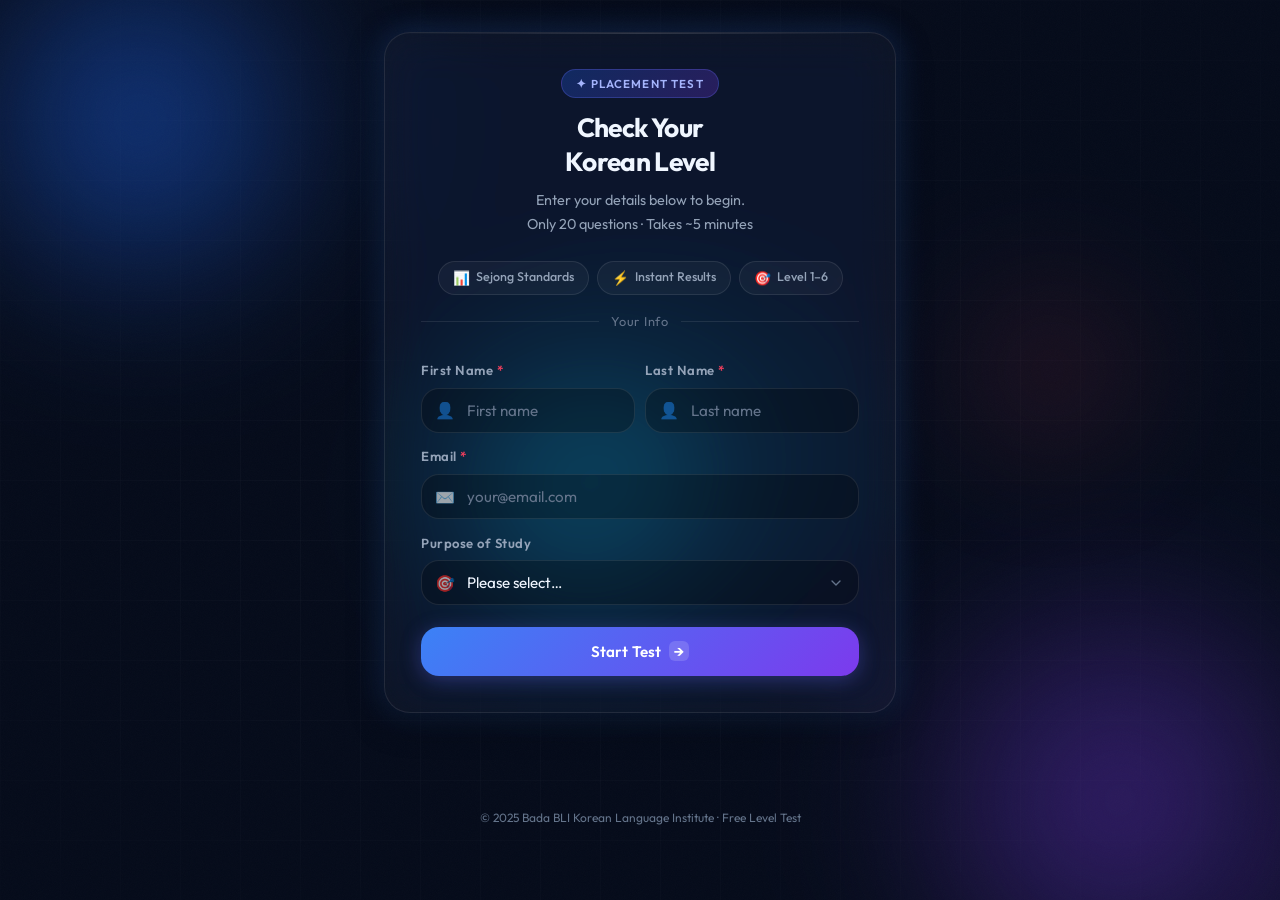
<file: level-test/index.html>
<!DOCTYPE html>
<html lang="en">

<head>
    <meta charset="UTF-8">
    <meta name="viewport" content="width=device-width, initial-scale=1.0">
    <title>Bada BLI — Korean Level Test</title>
    <meta name="description"
        content="Free Korean proficiency level test based on Sejong Korean standards. Find your level in 20 questions.">
    <meta name="theme-color" content="#050b1a">

    <!-- Styles -->
    <link rel="stylesheet" href="style.css">
</head>

<body>

    <!-- ── Background Canvas ─────────────────────────── -->
    <div class="bg-canvas" aria-hidden="true">
        <div class="bg-grid"></div>
        <div class="orb orb-1"></div>
        <div class="orb orb-2"></div>
        <div class="orb orb-3"></div>
        <div class="orb orb-4"></div>
    </div>

    <!-- ── App Shell ──────────────────────────────────── -->
    <div class="app-wrapper">
        <div class="app-container">

            <!-- Header (Hidden to save space when embedded) -->
            <header class="app-header" role="banner" style="display: none;">
                <div class="logo-wrap">
                    <div class="logo-badge">
                        <span class="logo-badge-dot"></span>
                        Free Level Test
                    </div>
                    <h1 class="logo-title">Bada BLI</h1>
                    <p class="logo-subtitle">Korean Language Institute</p>
                </div>
            </header>

            <!-- ═══════════════════════════════════════════
                 SCREEN 1 — Onboarding
            ═══════════════════════════════════════════ -->
            <section id="screen-onboarding" class="screen active" aria-label="Welcome screen">
                <div class="card card-glow-blue fade-up">

                    <!-- Card Header -->
                    <div class="onboarding-header">
                        <div class="section-tag">✦ Placement Test</div>
                        <h2>Check Your<br>Korean Level</h2>
                        <p>Enter your details below to begin. <br>Only 20 questions · Takes ~5 minutes</p>
                    </div>

                    <!-- Feature Pills -->
                    <div class="feature-pills">
                        <span class="pill"><span class="pill-icon">📊</span>Sejong Standards</span>
                        <span class="pill"><span class="pill-icon">⚡</span>Instant Results</span>
                        <span class="pill"><span class="pill-icon">🎯</span>Level 1–6</span>
                    </div>

                    <div class="divider">Your Info</div>

                    <!-- Form -->
                    <form id="onboarding-form" class="form" novalidate>
                        <!-- First Name + Last Name row -->
                        <div style="display:flex;gap:10px">
                            <div class="field" style="flex:1">
                                <label class="field-label" for="userFirstName">First Name <span
                                        style="color:var(--coral)">*</span></label>
                                <div class="field-wrap">
                                    <span class="field-icon">👤</span>
                                    <input type="text" id="userFirstName" name="firstName" required
                                        placeholder="First name" autocomplete="given-name">
                                </div>
                            </div>
                            <div class="field" style="flex:1">
                                <label class="field-label" for="userLastName">Last Name <span
                                        style="color:var(--coral)">*</span></label>
                                <div class="field-wrap">
                                    <span class="field-icon">👤</span>
                                    <input type="text" id="userLastName" name="lastName" required
                                        placeholder="Last name" autocomplete="family-name">
                                </div>
                            </div>
                        </div>

                        <div class="field">
                            <label class="field-label" for="userEmail">Email <span
                                    style="color:var(--coral)">*</span></label>
                            <div class="field-wrap">
                                <span class="field-icon">✉️</span>
                                <input type="email" id="userEmail" name="email" required placeholder="your@email.com"
                                    autocomplete="email">
                            </div>
                        </div>

                        <!-- Validation error message -->
                        <p id="form-error"
                            style="display:none;color:var(--coral);font-size:0.82rem;margin-top:-0.25rem;text-align:center">
                            ⚠ Please fill in all required fields with a valid email.</p>

                        <div class="field">
                            <label class="field-label" for="userPurpose">Purpose of Study</label>
                            <div class="field-wrap">
                                <span class="field-icon">🎯</span>
                                <select id="userPurpose" name="purpose" required>
                                    <option value="">Please select…</option>
                                    <option value="hobby">Hobby / K-Culture</option>
                                    <option value="test">TOPIK Preparation</option>
                                    <option value="study">Study Abroad / Academic</option>
                                    <option value="work">Employment / Business</option>
                                    <option value="other">Other</option>
                                </select>
                            </div>
                        </div>

                        <button type="submit" id="btn-start" class="btn btn-primary btn-w100" style="margin-top:0.5rem">
                            <span>Start Test</span>
                            <span class="btn-icon">→</span>
                        </button>
                    </form>
                </div>
            </section>

            <!-- ═══════════════════════════════════════════
                 SCREEN 2 — Test
            ═══════════════════════════════════════════ -->
            <section id="screen-test" class="screen" aria-label="Test questions">

                <!-- Progress -->
                <div class="progress-block fade-up">
                    <div class="progress-row">
                        <span class="progress-label" id="question-counter">Question 1 / 20</span>
                        <span class="progress-badge" id="level-indicator">
                            <span id="level-dot" class="q-level-dot" style="color: var(--cyan)"></span>
                            Basic
                        </span>
                    </div>
                    <div class="progress-track">
                        <div class="progress-fill" id="progress-bar-fill"></div>
                    </div>
                    <div class="progress-dots" id="progress-dots" aria-hidden="true">
                        <!-- dots injected by JS -->
                    </div>
                </div>

                <!-- Question Card -->
                <div class="card" id="question-card">

                    <!-- Level Tag -->
                    <div id="q-level-tag" class="q-level-tag basic">
                        <span class="q-level-dot"></span>
                        <span id="q-level-text">Basic</span>
                    </div>

                    <!-- Question -->
                    <p class="q-instruction" id="question-text">다음 빈칸에 들어갈 알맞은 말을 고르십시오.</p>
                    <div class="q-box" id="question-content" aria-live="polite">
                        <!-- Injected by JS -->
                    </div>

                    <!-- Options -->
                    <div class="options-grid" id="options-container" role="radiogroup" aria-label="Answer options">
                        <!-- Injected by JS -->
                    </div>

                    <!-- Actions -->
                    <div class="actions-row">
                        <button type="button" class="btn btn-secondary" id="btn-next" disabled
                            aria-label="Go to next question">
                            <span>Next</span>
                            <span class="btn-icon">→</span>
                        </button>
                    </div>
                </div>
            </section>

            <!-- ═══════════════════════════════════════════
                 SCREEN 3 — Loading / Analysis
            ═══════════════════════════════════════════ -->
            <section id="screen-loading" class="screen" aria-label="Analyzing results" aria-live="assertive">
                <div class="loading-screen">

                    <!-- Orbital Loader -->
                    <div class="loader-orbit" role="img" aria-label="Loading spinner">
                        <div class="loader-ring"></div>
                        <div class="loader-ring loader-ring-2"></div>
                        <div class="loader-ring loader-ring-3"></div>
                        <div class="loader-core">
                            <div class="loader-dot"></div>
                        </div>
                    </div>

                    <!-- Text -->
                    <div class="loading-text">
                        <h3>Analyzing Your Results</h3>
                        <p>Calculating your Korean proficiency level</p>
                        <div class="typing-dots" aria-hidden="true">
                            <div class="typing-dot"></div>
                            <div class="typing-dot"></div>
                            <div class="typing-dot"></div>
                        </div>
                    </div>

                    <!-- Steps -->
                    <div class="analysis-steps" aria-hidden="true">
                        <div class="a-step" id="a-step-1">
                            <span class="a-step-icon">📝</span>
                            <span>Scoring your answers…</span>
                        </div>
                        <div class="a-step" id="a-step-2">
                            <span class="a-step-icon">🧠</span>
                            <span>Mapping to Sejong Korean levels…</span>
                        </div>
                        <div class="a-step" id="a-step-3">
                            <span class="a-step-icon">✨</span>
                            <span>Generating your report…</span>
                        </div>
                    </div>
                </div>
            </section>

            <!-- ═══════════════════════════════════════════
                 SCREEN 4 — Result
            ═══════════════════════════════════════════ -->
            <section id="screen-result" class="screen" aria-label="Test results">
                <div class="card">

                    <!-- Hero -->
                    <div class="result-hero">
                        <h2>Result for <strong id="result-name">User</strong></h2>

                        <!-- Score Ring -->
                        <div class="score-ring-wrap">
                            <div class="score-ring" role="img" aria-labelledby="score-text">
                                <svg class="score-svg" viewBox="0 0 120 120" xmlns="http://www.w3.org/2000/svg">
                                    <circle class="score-track" cx="60" cy="60" r="54" />
                                    <circle class="score-arc" id="score-arc" cx="60" cy="60" r="54"
                                        stroke-dasharray="0 339" />
                                </svg>
                                <div class="score-inner">
                                    <span class="score-num" id="score-text">0</span>
                                    <span class="score-unit">/ 100 pts</span>
                                </div>
                            </div>
                        </div>
                    </div>

                    <!-- Level Card -->
                    <div class="level-card" id="level-card">
                        <p class="level-card-label">Recommended Level</p>
                        <p class="level-card-value" id="level-value">Level 1</p>
                        <p class="level-card-desc" id="level-desc">Sejong Korean Vol. 1~2</p>

                        <!-- Level Tiers -->
                        <div class="level-tiers" id="level-tiers" aria-hidden="true">
                            <div class="tier" data-tier="1"></div>
                            <div class="tier" data-tier="2"></div>
                            <div class="tier" data-tier="3"></div>
                            <div class="tier" data-tier="4"></div>
                            <div class="tier" data-tier="5"></div>
                            <div class="tier" data-tier="6"></div>
                        </div>
                    </div>

                    <!-- Feedback -->
                    <div class="feedback-box" id="feedback-text" aria-live="polite">
                        <!-- Injected by JS -->
                    </div>

                    <!-- Email Notice -->
                    <div class="email-notice">
                        <span>📧</span>
                        <p>We've sent your detailed results to your email. Check your inbox!</p>
                    </div>

                    <!-- CTA -->
                    <div class="cta-section">
                        <h3>What's your next step?</h3>
                        <div class="cta-grid">
                            <button class="btn btn-primary btn-w100 cta-btn-primary"
                                onclick="window.open('https://wa.me/61415300229?text=Hi%2C%20I%20just%20took%20the%20Bada%20BLI%20Korean%20Level%20Test%20and%20I%E2%80%99d%20like%20to%20book%20a%20consultation.', '_blank')"
                                aria-label="Chat on WhatsApp for consultation">
                                <span>💬</span>
                                Chat on WhatsApp
                            </button>

                            <div class="share-row">
                                <button class="btn btn-ghost" id="btn-restart" aria-label="Retake the test" style="flex:1">
                                    🔄 Retake
                                </button>
                            </div>
                        </div>
                    </div>
                </div>
            </section>

            <!-- Footer -->
            <footer class="app-footer">
                © 2025 Bada BLI Korean Language Institute · Free Level Test
            </footer>

        </div><!-- /.app-container -->
    </div><!-- /.app-wrapper -->

    <script src="script.js"></script>
</body>

</html>
</file>
<file: level-test/style.css>
/* =========================================================
   BADA BLI — Korean Level Test  |  Premium Design System
   ========================================================= */

/* ---------- Google Fonts ---------- */
@import url('https://fonts.googleapis.com/css2?family=Outfit:wght@300;400;500;600;700;800&family=Noto+Sans+KR:wght@300;400;500;700&display=swap');

/* ---------- Design Tokens ---------- */
:root {
    /* Color Core */
    --bg: #050b1a;
    --surface: #0d1b36;
    --surface-2: #0f2147;

    /* Brand Gradient */
    --grad-start: #1e6bff;
    --grad-mid: #7c3aed;
    --grad-end: #06b6d4;

    /* Accent */
    --blue: #3b82f6;
    --purple: #7c3aed;
    --cyan: #06b6d4;
    --green: #10b981;
    --gold: #f59e0b;
    --coral: #f43f5e;
    --pink: #ec4899;

    /* Text */
    --text-1: #f0f6ff;
    --text-2: #94a3b8;
    --text-3: #64748b;

    /* Glass */
    --glass: rgba(255, 255, 255, 0.04);
    --glass-hover: rgba(255, 255, 255, 0.07);
    --glass-border: rgba(255, 255, 255, 0.09);
    --glass-light: rgba(255, 255, 255, 0.13);

    /* Shadows */
    --shadow-sm: 0 2px 12px rgba(0, 0, 0, 0.4);
    --shadow-md: 0 8px 32px rgba(0, 0, 0, 0.5);
    --shadow-lg: 0 20px 60px rgba(0, 0, 0, 0.6);
    --blue-glow: 0 0 30px rgba(59, 130, 246, 0.3);
    --purple-glow: 0 0 30px rgba(124, 58, 237, 0.3);

    /* Layout */
    --radius-sm: 10px;
    --radius: 18px;
    --radius-lg: 26px;
    --radius-pill: 100px;

    /* Typography */
    --font: 'Outfit', 'Noto Sans KR', 'Apple SD Gothic Neo', sans-serif;

    /* Easing */
    --ease-out: cubic-bezier(0.16, 1, 0.3, 1);
    --ease-spring: cubic-bezier(0.34, 1.56, 0.64, 1);
    --t-fast: 0.15s var(--ease-out);
    --t-base: 0.3s var(--ease-out);
    --t-slow: 0.6s var(--ease-out);
}

/* ---------- Reset ---------- */
*,
*::before,
*::after {
    margin: 0;
    padding: 0;
    box-sizing: border-box;
}

html {
    scroll-behavior: smooth;
}

body {
    font-family: var(--font);
    background: var(--bg);
    color: var(--text-1);
    min-height: 100vh;
    overflow-x: hidden;
    line-height: 1.65;
    -webkit-font-smoothing: antialiased;
    -moz-osx-font-smoothing: grayscale;
}

/* =========================================================
   BACKGROUND CANVAS
   ========================================================= */

.bg-canvas {
    position: fixed;
    inset: 0;
    z-index: 0;
    pointer-events: none;
    overflow: hidden;
}

/* Mesh Gradient */
.bg-canvas::before {
    content: '';
    position: absolute;
    inset: -50%;
    background:
        radial-gradient(ellipse 700px 500px at 15% 10%, rgba(30, 107, 255, .18) 0%, transparent 60%),
        radial-gradient(ellipse 600px 600px at 85% 80%, rgba(124, 58, 237, .15) 0%, transparent 60%),
        radial-gradient(ellipse 500px 400px at 50% 50%, rgba(6, 182, 212, .10) 0%, transparent 60%);
    animation: meshFloat 30s ease-in-out infinite alternate;
}

/* Noise texture overlay */
.bg-canvas::after {
    content: '';
    position: absolute;
    inset: 0;
    opacity: 0.025;
    background-image: url("data:image/svg+xml,%3Csvg viewBox='0 0 256 256' xmlns='http://www.w3.org/2000/svg'%3E%3Cfilter id='noise'%3E%3CfeTurbulence type='fractalNoise' baseFrequency='0.9' numOctaves='4' stitchTiles='stitch'/%3E%3C/filter%3E%3Crect width='100%25' height='100%25' filter='url(%23noise)'/%3E%3C/svg%3E");
    background-repeat: repeat;
    background-size: 200px;
}

/* Floating Orbs */
.orb {
    position: absolute;
    border-radius: 50%;
    filter: blur(70px);
    animation: orbFloat var(--dur, 25s) ease-in-out infinite alternate;
}

.orb-1 {
    width: 480px;
    height: 480px;
    background: radial-gradient(circle, rgba(30, 107, 255, .55), transparent 65%);
    top: -120px;
    left: -100px;
    --dur: 22s;
}

.orb-2 {
    width: 560px;
    height: 560px;
    background: radial-gradient(circle, rgba(124, 58, 237, .45), transparent 65%);
    bottom: -180px;
    right: -120px;
    --dur: 28s;
    animation-delay: -8s;
}

.orb-3 {
    width: 320px;
    height: 320px;
    background: radial-gradient(circle, rgba(6, 182, 212, .35), transparent 65%);
    top: 55%;
    left: 45%;
    transform: translate(-50%, -50%);
    --dur: 20s;
    animation-delay: -14s;
}

.orb-4 {
    width: 200px;
    height: 200px;
    background: radial-gradient(circle, rgba(244, 63, 94, .3), transparent 65%);
    top: 30%;
    right: 10%;
    --dur: 18s;
    animation-delay: -5s;
}

/* Grid lines */
.bg-grid {
    position: absolute;
    inset: 0;
    background-image:
        linear-gradient(rgba(255, 255, 255, .025) 1px, transparent 1px),
        linear-gradient(90deg, rgba(255, 255, 255, .025) 1px, transparent 1px);
    background-size: 60px 60px;
    mask-image: radial-gradient(ellipse 80% 80% at 50% 50%, black 20%, transparent 100%);
}

@keyframes meshFloat {
    0% {
        transform: translate(0, 0) scale(1);
    }

    100% {
        transform: translate(40px, -60px) scale(1.08);
    }
}

@keyframes orbFloat {
    0% {
        transform: translate(0, 0) scale(1);
    }

    100% {
        transform: translate(25px, -40px) scale(1.12);
    }
}

/* =========================================================
   LAYOUT
   ========================================================= */

.app-wrapper {
    position: relative;
    z-index: 1;
    min-height: 100vh;
    display: flex;
    flex-direction: column;
}

.app-container {
    width: 100%;
    max-width: 560px;
    margin: 0 auto;
    padding: 1rem 1.25rem 2rem;
    flex: 1;
    display: flex;
    flex-direction: column;
}

/* =========================================================
   HEADER
   ========================================================= */

.app-header {
    display: flex;
    align-items: center;
    justify-content: center;
    padding: 1rem 0 1.5rem;
    position: relative;
}

.logo-wrap {
    display: flex;
    flex-direction: column;
    align-items: center;
    gap: 4px;
}

.logo-badge {
    display: inline-flex;
    align-items: center;
    gap: 6px;
    background: var(--glass-light);
    border: 1px solid var(--glass-border);
    border-radius: var(--radius-pill);
    padding: 4px 14px 4px 8px;
    font-size: 0.72rem;
    font-weight: 600;
    letter-spacing: 0.08em;
    text-transform: uppercase;
    color: var(--cyan);
    margin-bottom: 6px;
}

.logo-badge-dot {
    width: 6px;
    height: 6px;
    background: var(--cyan);
    border-radius: 50%;
    box-shadow: 0 0 6px var(--cyan);
    animation: pulse 2s ease-in-out infinite;
}

.logo-title {
    font-size: 2.2rem;
    font-weight: 800;
    letter-spacing: -0.035em;
    background: linear-gradient(135deg, #fff 20%, var(--cyan) 80%);
    -webkit-background-clip: text;
    -webkit-text-fill-color: transparent;
    background-clip: text;
    line-height: 1;
}

.logo-subtitle {
    font-size: 0.78rem;
    font-weight: 400;
    color: var(--text-2);
    letter-spacing: 0.12em;
    text-transform: uppercase;
}

/* =========================================================
   SCREENS
   ========================================================= */

.screen {
    display: none;
    flex-direction: column;
    flex: 1;
    width: 100%;
}

.screen.active {
    display: flex;
    animation: screenIn var(--t-slow) both;
}

@keyframes screenIn {
    from {
        opacity: 0;
        transform: translateY(24px);
    }

    to {
        opacity: 1;
        transform: translateY(0);
    }
}

/* =========================================================
   GLASS CARD
   ========================================================= */

.card {
    background: var(--glass);
    backdrop-filter: blur(24px) saturate(160%);
    -webkit-backdrop-filter: blur(24px) saturate(160%);
    border: 1px solid var(--glass-border);
    border-radius: var(--radius-lg);
    padding: 2.25rem;
    box-shadow: var(--shadow-md);
    position: relative;
    overflow: hidden;
}

/* Subtle inner glow top edge */
.card::before {
    content: '';
    position: absolute;
    top: 0;
    left: 0;
    right: 0;
    height: 1px;
    background: linear-gradient(90deg, transparent, rgba(255, 255, 255, .15), transparent);
}

.card-glow-blue {
    box-shadow: var(--shadow-md), var(--blue-glow);
}

.card-glow-purple {
    box-shadow: var(--shadow-md), var(--purple-glow);
}

/* =========================================================
   ONBOARDING SCREEN
   ========================================================= */

.onboarding-header {
    text-align: center;
    margin-bottom: 1.5rem;
}

.section-tag {
    display: inline-block;
    background: linear-gradient(135deg, rgba(30, 107, 255, .25), rgba(124, 58, 237, .25));
    border: 1px solid rgba(99, 102, 241, .3);
    border-radius: var(--radius-pill);
    padding: 4px 14px;
    font-size: 0.72rem;
    font-weight: 600;
    text-transform: uppercase;
    letter-spacing: 0.1em;
    color: #a5b4fc;
    margin-bottom: 0.8rem;
}

.onboarding-header h2 {
    font-size: 1.65rem;
    font-weight: 700;
    letter-spacing: -0.025em;
    line-height: 1.3;
    margin-bottom: 0.6rem;
}

.onboarding-header p {
    font-size: 0.9rem;
    color: var(--text-2);
}

/* Feature pills */
.feature-pills {
    display: flex;
    flex-wrap: wrap;
    gap: 8px;
    justify-content: center;
    margin-bottom: 1rem;
}

.pill {
    display: inline-flex;
    align-items: center;
    gap: 6px;
    background: var(--glass);
    border: 1px solid var(--glass-border);
    border-radius: var(--radius-pill);
    padding: 5px 14px;
    font-size: 0.78rem;
    font-weight: 500;
    color: var(--text-2);
}

.pill-icon {
    font-size: 0.85rem;
}

/* Divider */
.divider {
    display: flex;
    align-items: center;
    gap: 12px;
    margin: 0.5rem 0 1.75rem;
    color: var(--text-3);
    font-size: 0.8rem;
    letter-spacing: 0.06em;
}

.divider::before,
.divider::after {
    content: '';
    flex: 1;
    height: 1px;
    background: var(--glass-border);
}

/* =========================================================
   FORM
   ========================================================= */

.form {
    display: flex;
    flex-direction: column;
    gap: 0.85rem;
}

.field {
    display: flex;
    flex-direction: column;
    gap: 6px;
}

.field-label {
    font-size: 0.82rem;
    font-weight: 600;
    color: var(--text-2);
    letter-spacing: 0.04em;
}

.field-wrap {
    position: relative;
}

.field-icon {
    position: absolute;
    left: 14px;
    top: 50%;
    transform: translateY(-50%);
    font-size: 1rem;
    pointer-events: none;
    opacity: 0.6;
}

input,
select {
    width: 100%;
    background: rgba(0, 0, 0, .25);
    border: 1px solid var(--glass-border);
    border-radius: var(--radius);
    padding: 0.75rem 1rem 0.75rem 2.8rem;
    color: var(--text-1);
    font-family: var(--font);
    font-size: 0.95rem;
    transition: border-color var(--t-fast), box-shadow var(--t-fast), background var(--t-fast);
    outline: none;
}

input::placeholder {
    color: var(--text-3);
}

input:hover,
select:hover {
    border-color: rgba(255, 255, 255, .18);
    background: rgba(0, 0, 0, .32);
}

input:focus,
select:focus {
    border-color: rgba(99, 102, 241, .6);
    box-shadow: 0 0 0 3px rgba(99, 102, 241, .15);
    background: rgba(0, 0, 0, .35);
}

select {
    appearance: none;
    cursor: pointer;
    background-image: url("data:image/svg+xml,%3Csvg xmlns='http://www.w3.org/2000/svg' viewBox='0 0 24 24' fill='none' stroke='%2364748b' stroke-width='2' stroke-linecap='round' stroke-linejoin='round'%3E%3Cpolyline points='6 9 12 15 18 9'/%3E%3C/svg%3E");
    background-repeat: no-repeat;
    background-position: right 14px center;
    background-size: 16px;
    padding-right: 2.5rem;
}

select option {
    background: #0d1b36;
    color: var(--text-1);
}

/* =========================================================
   BUTTONS
   ========================================================= */

.btn {
    display: inline-flex;
    align-items: center;
    justify-content: center;
    gap: 8px;
    border: none;
    border-radius: var(--radius);
    padding: 0.9rem 1.5rem;
    font-family: var(--font);
    font-size: 0.95rem;
    font-weight: 600;
    cursor: pointer;
    transition: transform var(--t-fast), box-shadow var(--t-fast), opacity var(--t-fast);
    position: relative;
    overflow: hidden;
    letter-spacing: 0.01em;
    text-decoration: none;
    white-space: nowrap;
}

.btn-w100 {
    width: 100%;
}

/* Shimmer hover effect */
.btn::after {
    content: '';
    position: absolute;
    inset: 0;
    background: linear-gradient(105deg, transparent 40%, rgba(255, 255, 255, .12) 50%, transparent 60%);
    transform: translateX(-100%);
    transition: transform 0.5s ease;
}

.btn:hover::after {
    transform: translateX(100%);
}

/* Primary */
.btn-primary {
    background: linear-gradient(135deg, var(--blue), var(--purple));
    color: #fff;
    box-shadow: 0 4px 20px rgba(99, 102, 241, .35);
}

.btn-primary:hover {
    transform: translateY(-2px);
    box-shadow: 0 8px 30px rgba(99, 102, 241, .5);
}

.btn-primary:active {
    transform: translateY(0);
}

/* Secondary / ghost */
.btn-secondary {
    background: var(--glass);
    color: var(--text-1);
    border: 1px solid var(--glass-border);
}

.btn-secondary:hover:not(:disabled) {
    background: var(--glass-hover);
    border-color: var(--glass-light);
}

.btn-secondary:disabled {
    opacity: 0.35;
    cursor: not-allowed;
}

/* Outline */
.btn-outline {
    background: transparent;
    color: var(--text-1);
    border: 1px solid var(--glass-light);
}

.btn-outline:hover {
    background: var(--glass);
    border-color: rgba(255, 255, 255, .25);
}

/* Ghost text */
.btn-ghost {
    background: transparent;
    color: var(--text-2);
    border: none;
    font-weight: 500;
}

.btn-ghost:hover {
    color: var(--text-1);
}

/* Icon inside button */
.btn-icon {
    width: 20px;
    height: 20px;
    display: flex;
    align-items: center;
    justify-content: center;
    background: rgba(255, 255, 255, .15);
    border-radius: 6px;
    flex-shrink: 0;
}

/* =========================================================
   PROGRESS BAR
   ========================================================= */

.progress-block {
    margin-bottom: 1.75rem;
}

.progress-row {
    display: flex;
    justify-content: space-between;
    align-items: center;
    margin-bottom: 10px;
}

.progress-label {
    font-size: 0.82rem;
    font-weight: 600;
    color: var(--text-2);
}

.progress-badge {
    display: inline-flex;
    align-items: center;
    gap: 5px;
    background: var(--glass);
    border: 1px solid var(--glass-border);
    border-radius: var(--radius-pill);
    padding: 3px 12px;
    font-size: 0.75rem;
    font-weight: 600;
    color: var(--cyan);
    letter-spacing: 0.04em;
}

.progress-track {
    height: 5px;
    background: rgba(255, 255, 255, .08);
    border-radius: 100px;
    overflow: hidden;
    position: relative;
}

.progress-fill {
    height: 100%;
    width: 0%;
    border-radius: 100px;
    background: linear-gradient(90deg, var(--blue), var(--purple));
    transition: width 0.5s var(--ease-out);
    position: relative;
}

/* Shimmer on progress bar */
.progress-fill::after {
    content: '';
    position: absolute;
    top: 0;
    right: 0;
    width: 30px;
    height: 100%;
    background: linear-gradient(90deg, transparent, rgba(255, 255, 255, .3));
    border-radius: 100px;
}

/* Step dots */
.progress-dots {
    display: flex;
    gap: 4px;
    margin-top: 10px;
    flex-wrap: wrap;
}

.step-dot {
    flex: 1;
    min-width: 4px;
    max-width: 20px;
    height: 3px;
    border-radius: 100px;
    background: rgba(255, 255, 255, .08);
    transition: background var(--t-base);
}

.step-dot.done {
    background: var(--blue);
}

.step-dot.current {
    background: var(--purple);
    animation: dotPulse 1.5s ease-in-out infinite;
}

@keyframes dotPulse {

    0%,
    100% {
        opacity: 1;
    }

    50% {
        opacity: 0.5;
    }
}

/* =========================================================
   QUESTION CARD
   ========================================================= */

.q-level-tag {
    display: inline-flex;
    align-items: center;
    gap: 5px;
    padding: 4px 12px;
    border-radius: var(--radius-pill);
    font-size: 0.72rem;
    font-weight: 700;
    letter-spacing: 0.08em;
    text-transform: uppercase;
    margin-bottom: 1rem;
}

.q-level-tag.basic {
    background: rgba(59, 130, 246, .2);
    border: 1px solid rgba(59, 130, 246, .35);
    color: #93c5fd;
}

.q-level-tag.beginner {
    background: rgba(16, 185, 129, .2);
    border: 1px solid rgba(16, 185, 129, .35);
    color: #6ee7b7;
}

.q-level-tag.intermediate {
    background: rgba(124, 58, 237, .2);
    border: 1px solid rgba(124, 58, 237, .35);
    color: #c4b5fd;
}

.q-level-dot {
    width: 5px;
    height: 5px;
    border-radius: 50%;
    background: currentColor;
    box-shadow: 0 0 5px currentColor;
}

.q-instruction {
    font-size: 0.9rem;
    color: var(--text-2);
    margin-bottom: 0.75rem;
    font-weight: 500;
}

/* Question content box */
.q-box {
    background: rgba(0, 0, 0, .3);
    border: 1px solid var(--glass-border);
    border-radius: var(--radius);
    padding: 1.25rem 1.4rem;
    font-size: 1.05rem;
    line-height: 1.9;
    margin-bottom: 1.5rem;
    color: var(--text-1);
    position: relative;
}

/* Decorative quote mark */
.q-box::before {
    content: '"';
    position: absolute;
    top: -12px;
    left: 14px;
    font-size: 2.5rem;
    color: var(--blue);
    opacity: 0.3;
    font-family: Georgia, serif;
    line-height: 1;
}

/* =========================================================
   OPTIONS
   ========================================================= */

.options-grid {
    display: flex;
    flex-direction: column;
    gap: 10px;
    margin-bottom: 1.5rem;
}

.option {
    display: flex;
    align-items: center;
    gap: 12px;
    background: rgba(255, 255, 255, .04);
    border: 1px solid var(--glass-border);
    border-radius: var(--radius);
    padding: 1rem 1.2rem;
    cursor: pointer;
    transition:
        border-color var(--t-fast),
        background var(--t-fast),
        transform var(--t-fast),
        box-shadow var(--t-fast);
    text-align: left;
    font-family: var(--font);
    font-size: 0.95rem;
    color: var(--text-1);
    width: 100%;
    position: relative;
    overflow: hidden;
}

.option-num {
    width: 28px;
    height: 28px;
    flex-shrink: 0;
    display: flex;
    align-items: center;
    justify-content: center;
    border-radius: 8px;
    background: rgba(255, 255, 255, .08);
    border: 1px solid var(--glass-border);
    font-size: 0.8rem;
    font-weight: 700;
    color: var(--text-2);
    transition: all var(--t-fast);
}

.option-text {
    flex: 1;
    line-height: 1.5;
}

.option-check {
    width: 18px;
    height: 18px;
    flex-shrink: 0;
    opacity: 0;
    transition: opacity var(--t-fast);
    color: var(--green);
}

.option:hover {
    background: rgba(255, 255, 255, .07);
    border-color: rgba(255, 255, 255, .18);
    transform: translateX(3px);
}

.option.selected {
    background: linear-gradient(135deg, rgba(59, 130, 246, .15), rgba(124, 58, 237, .12));
    border-color: rgba(99, 102, 241, .5);
    box-shadow: 0 0 20px rgba(99, 102, 241, .2);
    transform: translateX(0);
}

.option.selected .option-num {
    background: linear-gradient(135deg, var(--blue), var(--purple));
    border-color: transparent;
    color: #fff;
}

.option.selected .option-check {
    opacity: 1;
}

/* Ripple inner highlight */
.option.selected::before {
    content: '';
    position: absolute;
    inset: 0;
    background: linear-gradient(135deg, rgba(99, 102, 241, .08), transparent);
    pointer-events: none;
}

/* =========================================================
   ACTIONS ROW
   ========================================================= */

.actions-row {
    display: flex;
    gap: 10px;
}

/* =========================================================
   LOADING SCREEN
   ========================================================= */

.loading-screen {
    display: flex;
    flex-direction: column;
    align-items: center;
    justify-content: center;
    flex: 1;
    text-align: center;
    gap: 2rem;
    padding: 4rem 2rem;
}

/* Orbital loader */
.loader-orbit {
    position: relative;
    width: 80px;
    height: 80px;
}

.loader-core {
    position: absolute;
    inset: 0;
    display: flex;
    align-items: center;
    justify-content: center;
}

.loader-ring {
    position: absolute;
    inset: 0;
    border-radius: 50%;
    border: 2px solid transparent;
    border-top-color: var(--blue);
    animation: spin 1.2s linear infinite;
}

.loader-ring-2 {
    inset: 8px;
    border-top-color: var(--purple);
    animation-duration: 0.9s;
    animation-direction: reverse;
}

.loader-ring-3 {
    inset: 18px;
    border-top-color: var(--cyan);
    animation-duration: 0.6s;
}

.loader-dot {
    width: 10px;
    height: 10px;
    border-radius: 50%;
    background: #fff;
    box-shadow: 0 0 10px rgba(255, 255, 255, .5);
}

.loading-text h3 {
    font-size: 1.2rem;
    font-weight: 700;
    margin-bottom: 0.4rem;
}

.loading-text p {
    font-size: 0.88rem;
    color: var(--text-2);
}

/* Typing dots */
.typing-dots {
    display: inline-flex;
    gap: 4px;
    margin-top: 10px;
}

.typing-dot {
    width: 6px;
    height: 6px;
    border-radius: 50%;
    background: var(--text-3);
    animation: typingBounce 1.4s ease-in-out infinite;
}

.typing-dot:nth-child(2) {
    animation-delay: 0.2s;
}

.typing-dot:nth-child(3) {
    animation-delay: 0.4s;
}

@keyframes typingBounce {

    0%,
    60%,
    100% {
        transform: translateY(0);
        opacity: 0.4;
    }

    30% {
        transform: translateY(-6px);
        opacity: 1;
    }
}

/* Analysis steps */
.analysis-steps {
    display: flex;
    flex-direction: column;
    gap: 8px;
    width: 100%;
    max-width: 280px;
}

.a-step {
    display: flex;
    align-items: center;
    gap: 10px;
    background: var(--glass);
    border: 1px solid var(--glass-border);
    border-radius: var(--radius-sm);
    padding: 8px 14px;
    font-size: 0.82rem;
    color: var(--text-2);
    opacity: 0;
    transform: translateX(-10px);
    transition: all var(--t-base);
}

.a-step.visible {
    opacity: 1;
    transform: translateX(0);
}

.a-step-icon {
    font-size: 0.9rem;
    flex-shrink: 0;
}

/* =========================================================
   RESULT SCREEN
   ========================================================= */

.result-hero {
    text-align: center;
    margin-bottom: 1.5rem;
}

.result-hero h2 {
    font-size: 1.1rem;
    font-weight: 500;
    color: var(--text-2);
    margin-bottom: 1.5rem;
}

/* Score Ring */
.score-ring-wrap {
    display: flex;
    align-items: center;
    justify-content: center;
    margin-bottom: 1.5rem;
}

.score-ring {
    position: relative;
    width: 148px;
    height: 148px;
}

.score-svg {
    width: 100%;
    height: 100%;
    transform: rotate(-90deg);
}

.score-track {
    fill: none;
    stroke: rgba(255, 255, 255, .07);
    stroke-width: 7;
}

.score-arc {
    fill: none;
    stroke-width: 7;
    stroke-linecap: round;
    stroke-dasharray: 0 339;
    transition: stroke-dasharray 1.6s var(--ease-out);
    filter: drop-shadow(0 0 6px currentColor);
}

.score-inner {
    position: absolute;
    inset: 0;
    display: flex;
    flex-direction: column;
    align-items: center;
    justify-content: center;
}

.score-num {
    font-size: 2.1rem;
    font-weight: 800;
    letter-spacing: -0.03em;
    line-height: 1;
}

.score-unit {
    font-size: 0.7rem;
    color: var(--text-2);
    font-weight: 500;
    letter-spacing: 0.06em;
    text-transform: uppercase;
}

/* Level Badge */
.level-card {
    background: linear-gradient(135deg, rgba(255, 255, 255, .06), rgba(255, 255, 255, .03));
    border: 1px solid var(--glass-border);
    border-radius: var(--radius);
    padding: 1.5rem;
    text-align: center;
    margin-bottom: 1.25rem;
    position: relative;
    overflow: hidden;
}

.level-card::before {
    content: '';
    position: absolute;
    top: 0;
    left: 0;
    right: 0;
    height: 2px;
    background: linear-gradient(90deg, transparent, currentColor, transparent);
    opacity: 0.5;
}

.level-card-label {
    font-size: 0.72rem;
    font-weight: 600;
    letter-spacing: 0.1em;
    text-transform: uppercase;
    color: var(--text-2);
    margin-bottom: 6px;
}

.level-card-value {
    font-size: 2rem;
    font-weight: 800;
    letter-spacing: -0.02em;
    margin-bottom: 4px;
    text-shadow: 0 0 20px currentColor;
}

.level-card-desc {
    font-size: 0.85rem;
    color: var(--text-2);
}

/* Progress tiers */
.level-tiers {
    display: flex;
    gap: 5px;
    margin: 1rem 0;
    padding: 0 0.5rem;
}

.tier {
    flex: 1;
    height: 5px;
    border-radius: 100px;
    background: rgba(255, 255, 255, .08);
    transition: background 0.8s ease;
}

.tier.active {
    background: currentColor;
}

/* Feedback box */
.feedback-box {
    background: rgba(0, 0, 0, .25);
    border: 1px solid var(--glass-border);
    border-radius: var(--radius);
    padding: 1.1rem 1.3rem;
    margin-bottom: 1.75rem;
    font-size: 0.88rem;
    color: var(--text-2);
    line-height: 1.7;
    position: relative;
}

.feedback-box::before {
    content: '💡';
    display: block;
    font-size: 1rem;
    margin-bottom: 5px;
}

/* Email Notice */
.email-notice {
    display: flex;
    align-items: center;
    gap: 0.6rem;
    background: rgba(59, 130, 246, .1);
    border: 1px solid rgba(59, 130, 246, .25);
    border-radius: var(--radius);
    padding: 0.8rem 1rem;
    margin-bottom: 1.75rem;
    font-size: 0.82rem;
    color: var(--text-2);
    line-height: 1.5;
}

.email-notice span {
    font-size: 1.1rem;
    flex-shrink: 0;
}

.email-notice p {
    margin: 0;
}

/* CTA Section */
.cta-section h3 {
    font-size: 1rem;
    font-weight: 600;
    text-align: center;
    margin-bottom: 1rem;
    color: var(--text-2);
}

.cta-grid {
    display: flex;
    flex-direction: column;
    gap: 10px;
}

.cta-btn-primary {
    background: linear-gradient(135deg, var(--blue), var(--purple));
    color: #fff;
    border: none;
    box-shadow: 0 6px 24px rgba(99, 102, 241, .4);
}

.cta-btn-primary:hover {
    transform: translateY(-2px);
    box-shadow: 0 10px 32px rgba(99, 102, 241, .55);
}

/* share row */
.share-row {
    display: flex;
    gap: 8px;
}

/* =========================================================
   ANIMATIONS / UTILS
   ========================================================= */

@keyframes spin {
    to {
        transform: rotate(360deg);
    }
}

@keyframes pulse {

    0%,
    100% {
        opacity: 1;
        transform: scale(1);
    }

    50% {
        opacity: 0.6;
        transform: scale(0.85);
    }
}

@keyframes fadeSlideUp {
    from {
        opacity: 0;
        transform: translateY(16px);
    }

    to {
        opacity: 1;
        transform: translateY(0);
    }
}

.fade-up {
    animation: fadeSlideUp var(--t-slow) both;
}

.delay-1 {
    animation-delay: 0.1s;
}

.delay-2 {
    animation-delay: 0.2s;
}

.delay-3 {
    animation-delay: 0.3s;
}

.delay-4 {
    animation-delay: 0.4s;
}

/* =========================================================
   FOOTER
   ========================================================= */

.app-footer {
    text-align: center;
    padding: 1.5rem 0 0.5rem;
    font-size: 0.75rem;
    color: var(--text-3);
}

/* =========================================================
   RESPONSIVE
   ========================================================= */

@media (max-width: 480px) {
    .app-container {
        padding: 1.5rem 1rem 2.5rem;
    }

    .card {
        padding: 1.6rem;
        border-radius: var(--radius);
    }

    .logo-title {
        font-size: 1.85rem;
    }

    .onboarding-header h2 {
        font-size: 1.4rem;
    }

    .score-ring {
        width: 128px;
        height: 128px;
    }

    .score-num {
        font-size: 1.8rem;
    }

    .actions-row {
        flex-direction: column;
    }
}

@media (min-width: 640px) {
    .app-container {
        padding: 2rem 1.5rem 4rem;
    }
}
</file>
